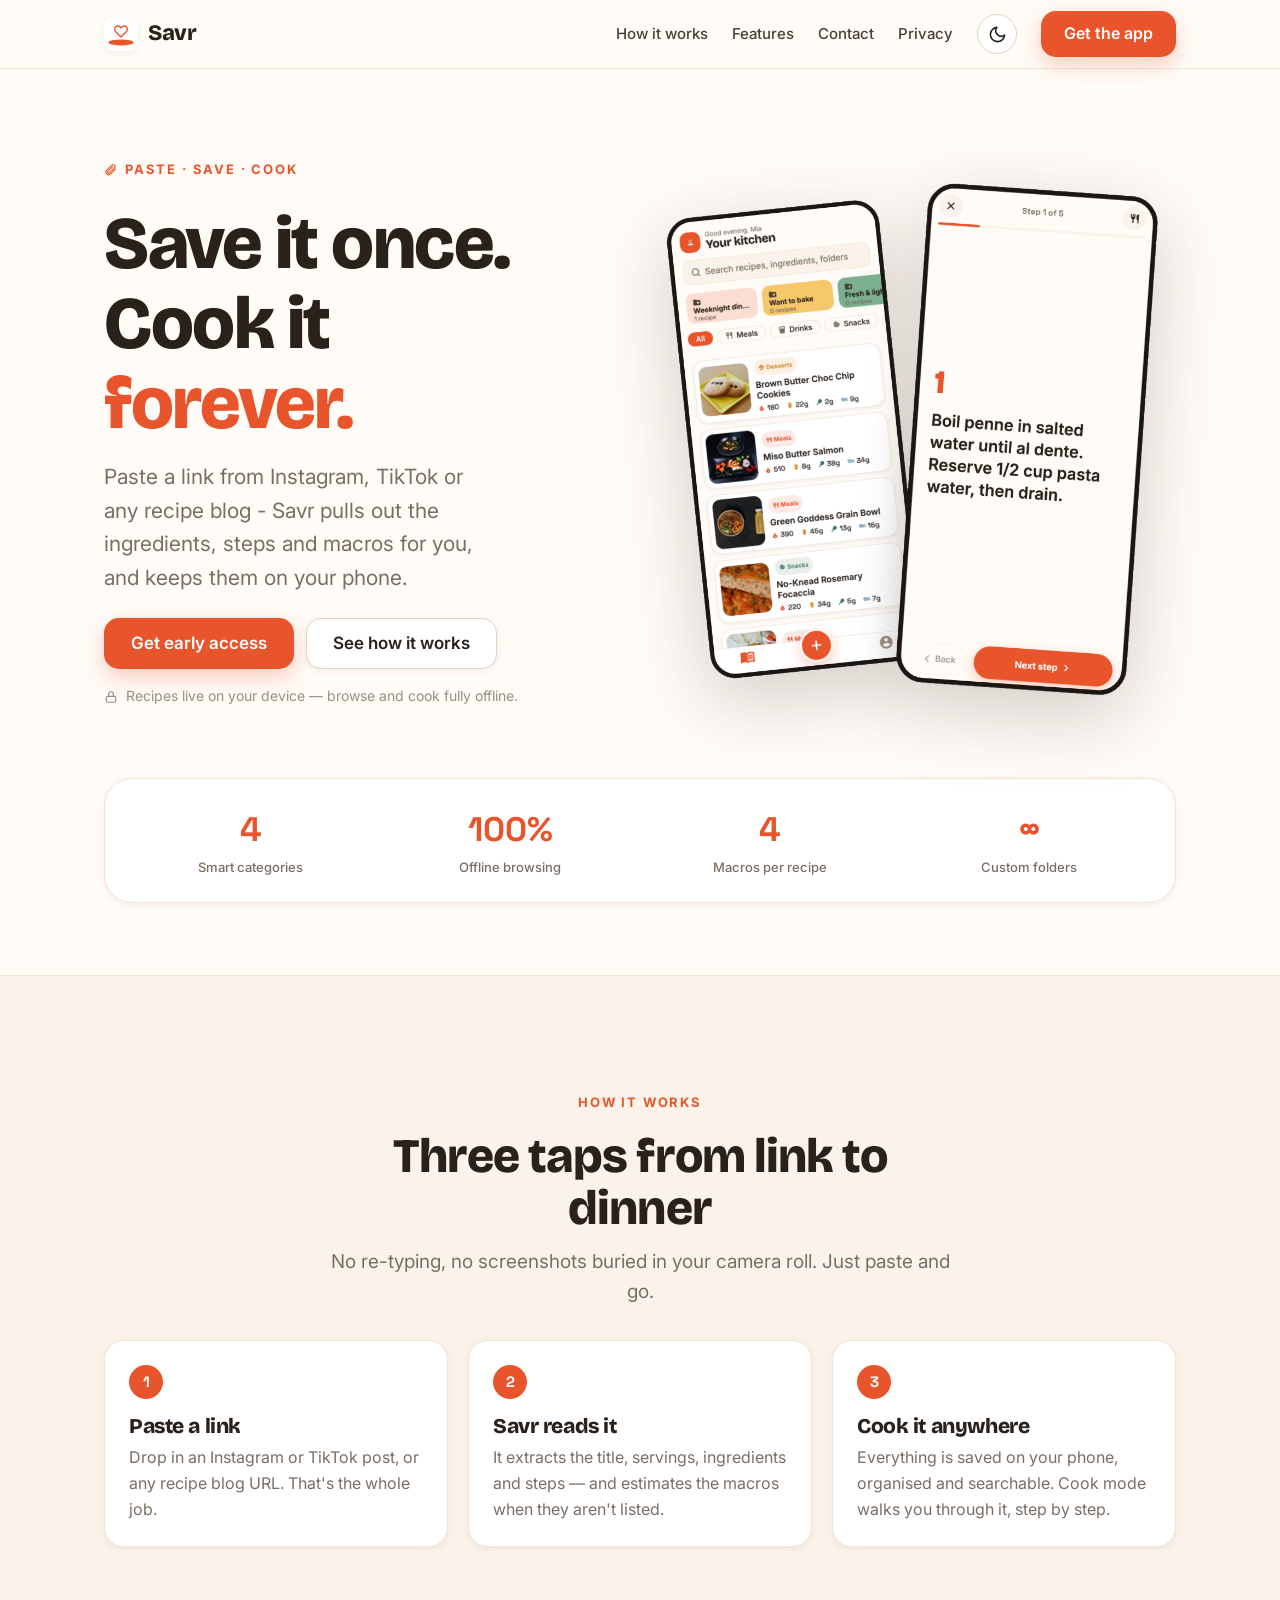
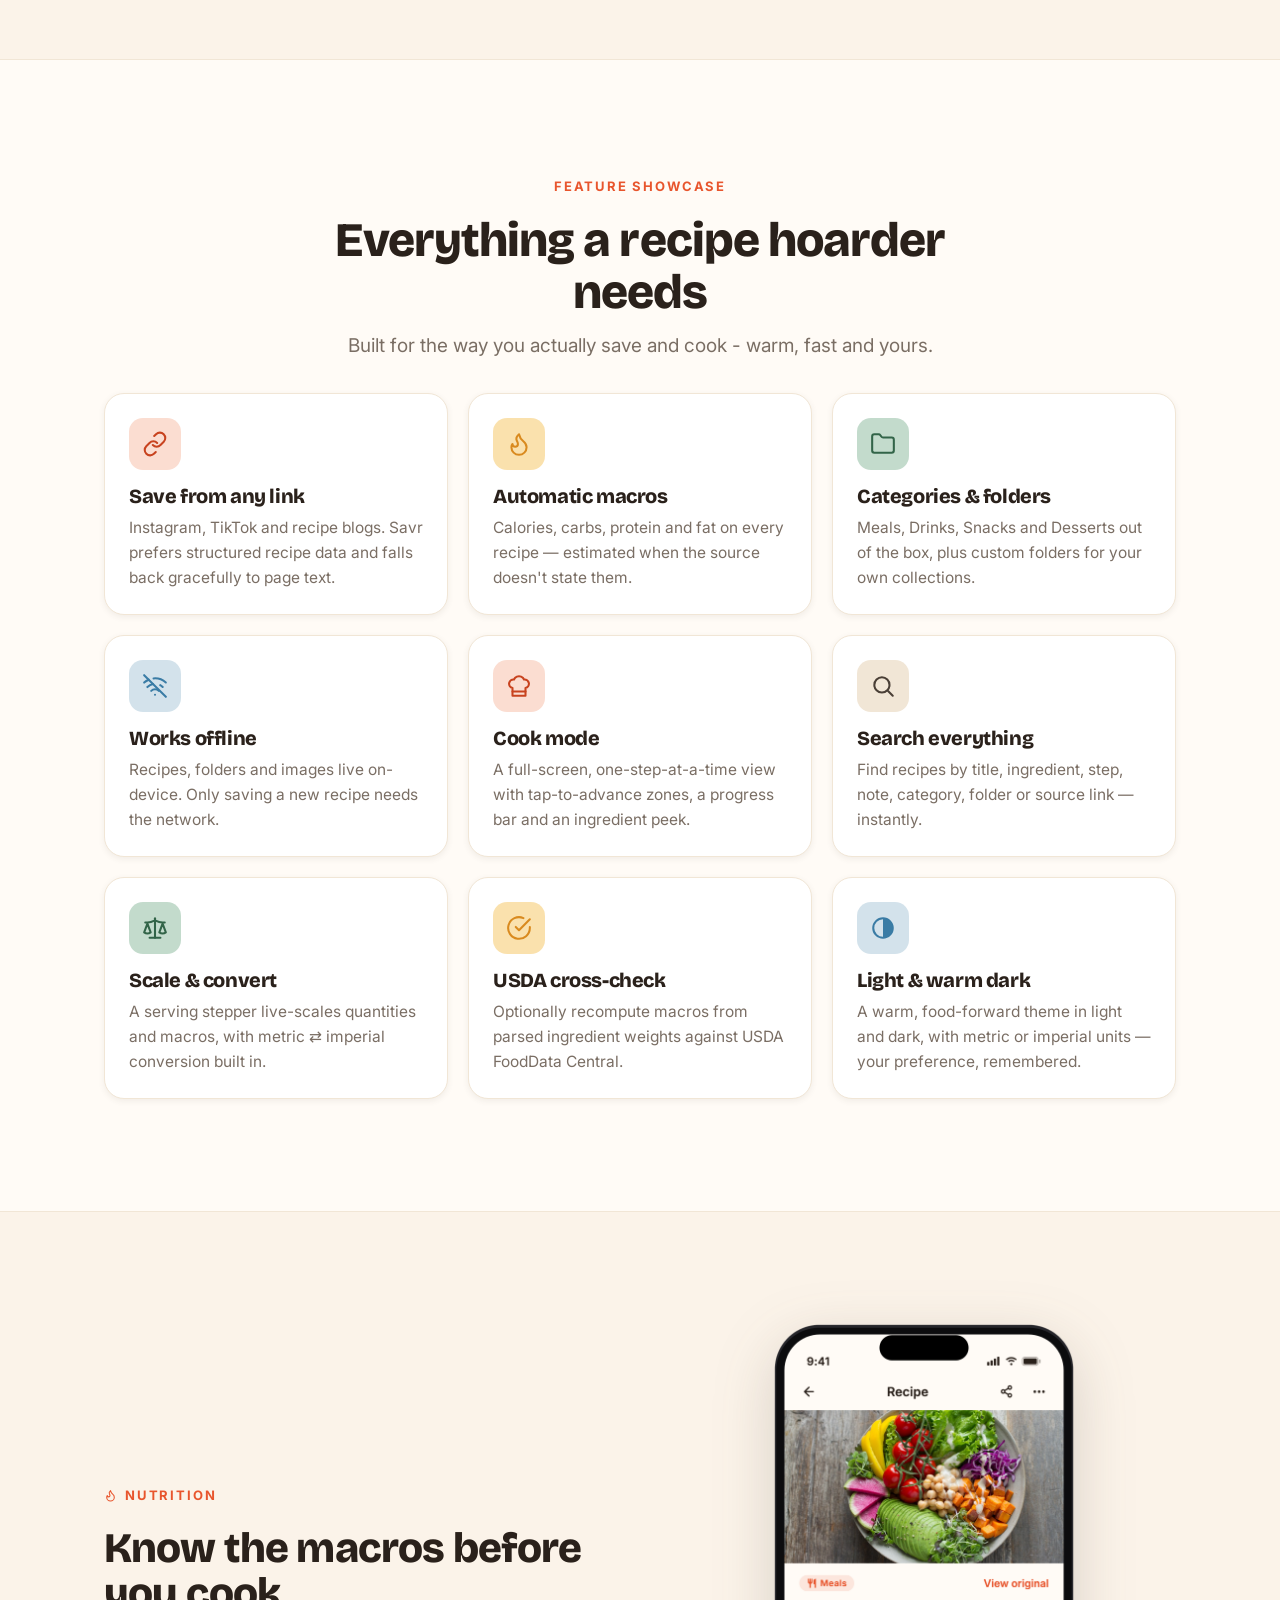
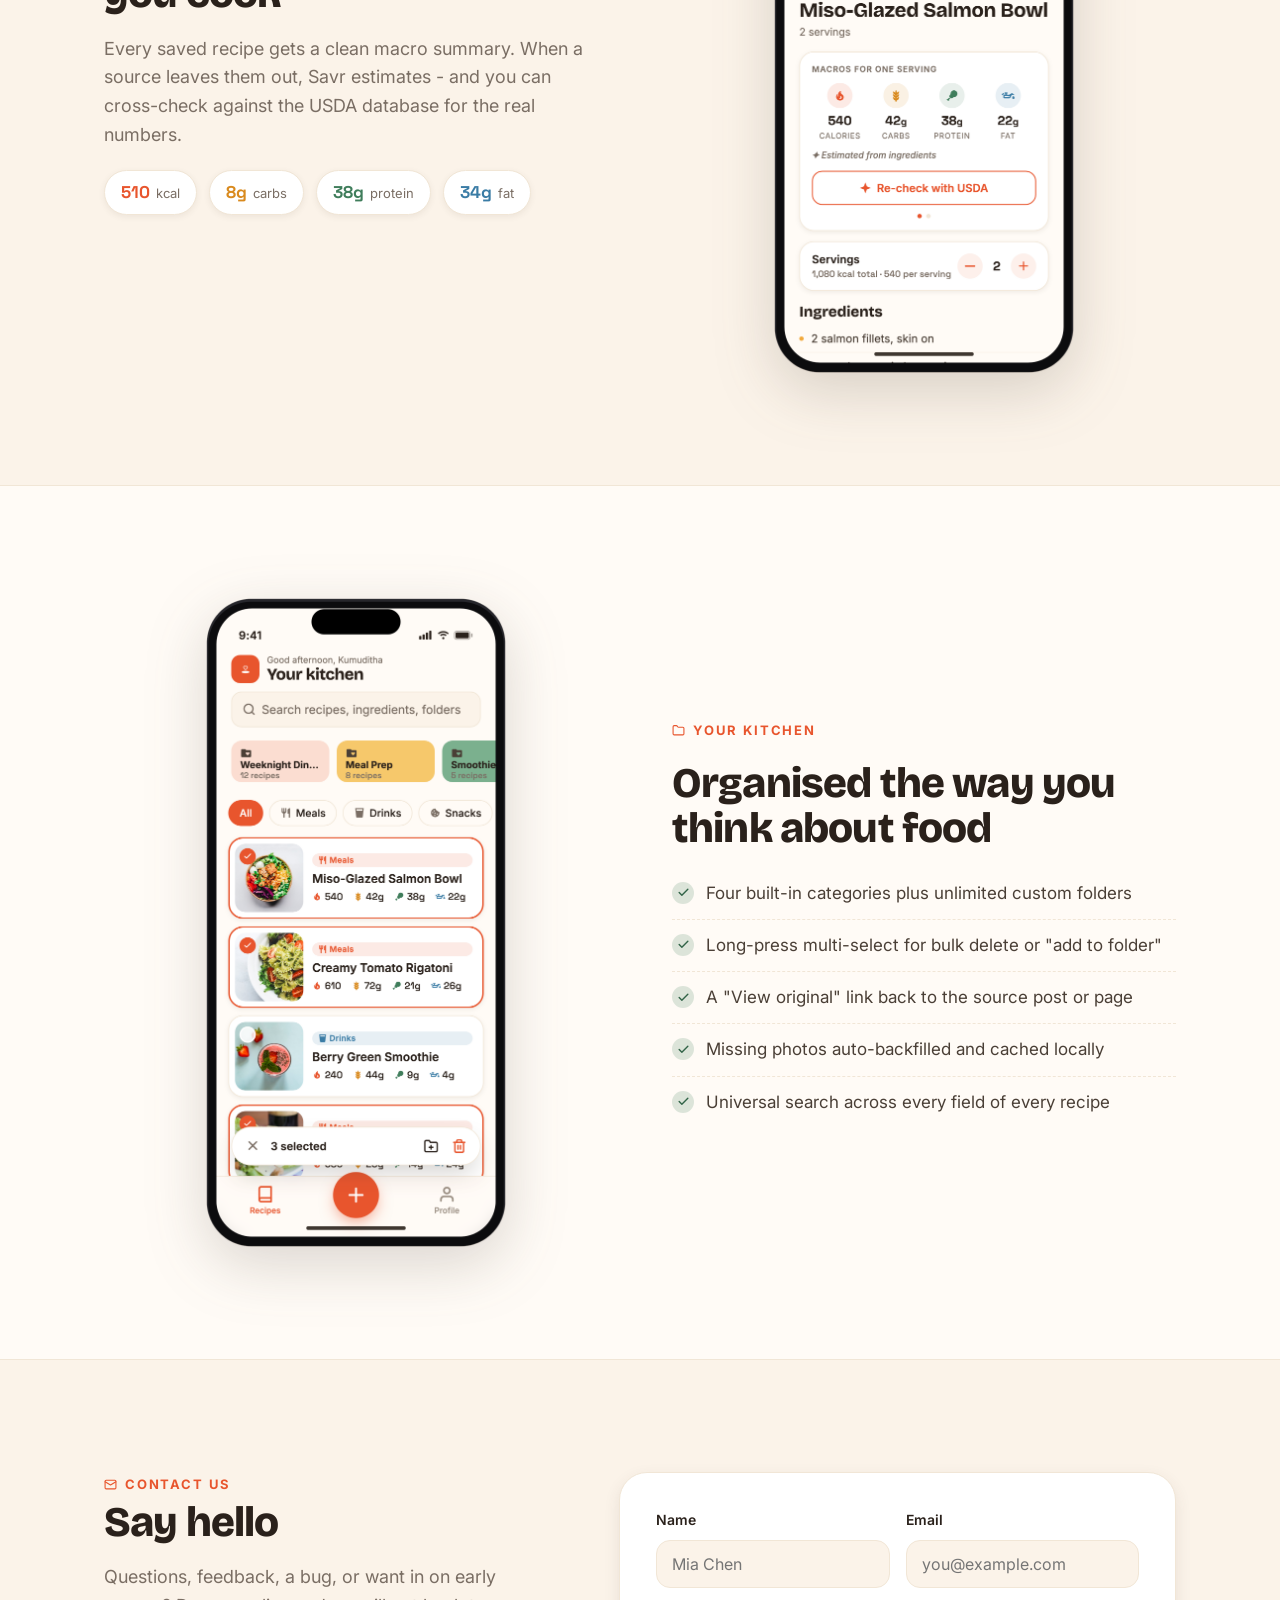
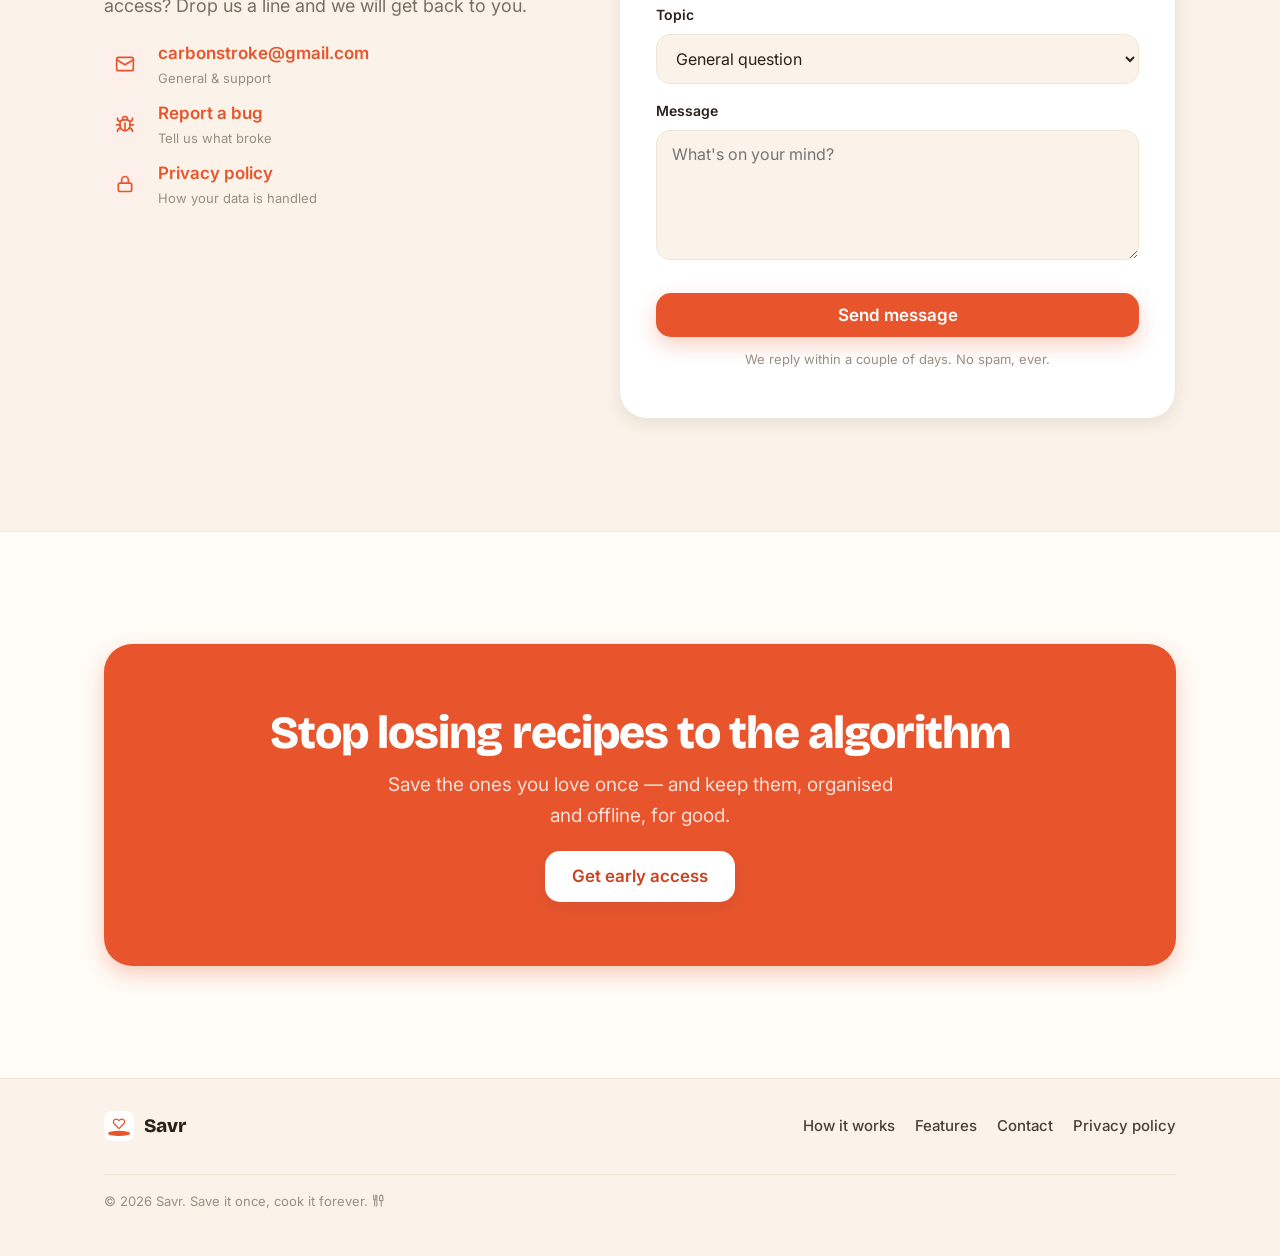
<file: index.html>
<!DOCTYPE html>
<html lang="en">
<head>
  <meta charset="UTF-8" />
  <meta name="viewport" content="width=device-width, initial-scale=1" />
  <title>Savr — Save it once. Cook it forever.</title>
  <meta name="description" content="Paste a link from Instagram, TikTok or any recipe blog — Savr pulls out the ingredients, steps and macros, and keeps every recipe on your phone for offline cooking." />
  <meta name="theme-color" content="#E8552D" />

  <!-- Open Graph -->
  <meta property="og:title" content="Savr — Save it once. Cook it forever." />
  <meta property="og:description" content="Save recipes from any link. Ingredients, steps and macros, extracted automatically and kept offline on your phone." />
  <meta property="og:type" content="website" />
  <meta property="og:image" content="assets/img/icon.png" />

  <link rel="icon" href="assets/img/favicon.png" />
  <link rel="apple-touch-icon" href="assets/img/icon.png" />

  <!-- Design-system fonts: Bricolage Grotesque (display), Inter (UI), Space Grotesk (numerals) -->
  <link rel="preconnect" href="https://fonts.googleapis.com" />
  <link rel="preconnect" href="https://fonts.gstatic.com" crossorigin />
  <link href="https://fonts.googleapis.com/css2?family=Bricolage+Grotesque:opsz,wght@12..96,600;12..96,700;12..96,800&family=Inter:wght@400;500;600;700&family=Space+Grotesk:wght@500;700&display=swap" rel="stylesheet" />

  <link rel="stylesheet" href="assets/css/styles.css" />
</head>
<body>

  <!-- Icon sprite (flaticon-style line icons). Inlined so Safari renders <use>. -->
  <svg width="0" height="0" style="position:absolute" aria-hidden="true" focusable="false">
    <symbol id="i-moon" viewBox="0 0 24 24"><path d="M21 12.79A9 9 0 1 1 11.21 3 7 7 0 0 0 21 12.79z"/></symbol>
    <symbol id="i-sun" viewBox="0 0 24 24"><circle cx="12" cy="12" r="4"/><path d="M12 2v2M12 20v2M4.9 4.9l1.4 1.4M17.7 17.7l1.4 1.4M2 12h2M20 12h2M4.9 19.1l1.4-1.4M17.7 6.3l1.4-1.4"/></symbol>
    <symbol id="i-paperclip" viewBox="0 0 24 24"><path d="M21.44 11.05l-9.19 9.19a5 5 0 0 1-7.07-7.07l9.19-9.19a3.5 3.5 0 0 1 4.95 4.95l-9.2 9.19a2 2 0 0 1-2.83-2.83l8.49-8.48"/></symbol>
    <symbol id="i-lock" viewBox="0 0 24 24"><rect x="4" y="11" width="16" height="10" rx="2"/><path d="M8 11V7a4 4 0 0 1 8 0v4"/></symbol>
    <symbol id="i-link" viewBox="0 0 24 24"><path d="M10 13a5 5 0 0 0 7.07 0l3-3a5 5 0 0 0-7.07-7.07l-1.72 1.71"/><path d="M14 11a5 5 0 0 0-7.07 0l-3 3a5 5 0 0 0 7.07 7.07l1.71-1.71"/></symbol>
    <symbol id="i-flame" viewBox="0 0 24 24"><path d="M8.5 14.5A2.5 2.5 0 0 0 11 12c0-1.38-.5-2-1-3-1.07-2.14-.22-4.05 2-6 .5 2.5 2 4.9 4 6.5 2 1.6 3 3.5 3 5.5a7 7 0 1 1-14 0c0-1.15.43-2.29 1-3a2.5 2.5 0 0 0 2.5 2.5z"/></symbol>
    <symbol id="i-folder" viewBox="0 0 24 24"><path d="M4 20h16a2 2 0 0 0 2-2V8a2 2 0 0 0-2-2h-7.93a2 2 0 0 1-1.66-.9l-.82-1.2A2 2 0 0 0 7.93 3H4a2 2 0 0 0-2 2v13c0 1.1.9 2 2 2z"/></symbol>
    <symbol id="i-offline" viewBox="0 0 24 24"><path d="M12 20h.01"/><path d="M8.5 16.5a5 5 0 0 1 7 0"/><path d="M2 8.82a15 15 0 0 1 4.17-2.65"/><path d="M10.66 5c4.01-.36 8.14.9 11.34 3.76"/><path d="M16.85 11.25a10 10 0 0 1 2.22 1.68"/><path d="M5 13a10 10 0 0 1 5.24-2.76"/><line x1="2" y1="2" x2="22" y2="22"/></symbol>
    <symbol id="i-chef" viewBox="0 0 24 24"><path d="M6 13.87A4 4 0 0 1 7.41 6a5.11 5.11 0 0 1 1.05-1.54 5 5 0 0 1 7.08 0A5.11 5.11 0 0 1 16.59 6 4 4 0 0 1 18 13.87V21H6Z"/><line x1="6" y1="17" x2="18" y2="17"/></symbol>
    <symbol id="i-search" viewBox="0 0 24 24"><circle cx="11" cy="11" r="7"/><line x1="21" y1="21" x2="16.65" y2="16.65"/></symbol>
    <symbol id="i-scale" viewBox="0 0 24 24"><path d="m16 16 3-8 3 8c-.87.65-1.92 1-3 1s-2.13-.35-3-1Z"/><path d="m2 16 3-8 3 8c-.87.65-1.92 1-3 1s-2.13-.35-3-1Z"/><path d="M7 21h10"/><path d="M12 3v18"/><path d="M3 7h2c2 0 5-1 7-2 2 1 5 2 7 2h2"/></symbol>
    <symbol id="i-check-circle" viewBox="0 0 24 24"><path d="M22 11.08V12a10 10 0 1 1-5.93-9.14"/><polyline points="22 4 12 14.01 9 11.01"/></symbol>
    <symbol id="i-contrast" viewBox="0 0 24 24"><circle cx="12" cy="12" r="9"/><path d="M12 3a9 9 0 0 1 0 18z" fill="currentColor" stroke="none"/></symbol>
    <symbol id="i-mail" viewBox="0 0 24 24"><rect x="2" y="4" width="20" height="16" rx="2"/><path d="m2 7 10 6 10-6"/></symbol>
    <symbol id="i-bug" viewBox="0 0 24 24"><path d="M9 7.13V6a3 3 0 1 1 6 0v1.13"/><path d="M12 20c-3.3 0-6-2.7-6-6v-3a4 4 0 0 1 4-4h4a4 4 0 0 1 4 4v3c0 3.3-2.7 6-6 6Z"/><path d="M12 20v-9"/><path d="M6.5 9C4.6 8.8 3 7.1 3 5"/><path d="M6 13H2"/><path d="M3 21c0-2.1 1.7-3.9 3.8-4"/><path d="M21 5c0 2.1-1.6 3.8-3.5 4"/><path d="M22 13h-4"/><path d="M17.2 17c2.1.1 3.8 1.9 3.8 4"/></symbol>
    <symbol id="i-utensils" viewBox="0 0 24 24"><path d="M3 2v7a2 2 0 0 0 2 2h0a2 2 0 0 0 2-2V2"/><path d="M5 11v11"/><path d="M9 2v20"/><path d="M17 2c-1.7 0-3 1.8-3 4v6h6V6c0-2.2-1.3-4-3-4z"/><path d="M17 12v10"/></symbol>
    <symbol id="i-check" viewBox="0 0 24 24"><polyline points="20 6 9 17 4 12"/></symbol>
  </svg>

  <!-- ===================== Header ===================== -->
  <header class="site-header">
    <div class="wrap nav">
      <a class="brand" href="#top">
        <img src="assets/img/logo-mark.svg" alt="" />
        Savr
      </a>
      <nav class="nav-links" aria-label="Primary">
        <a class="link" href="#how">How it works</a>
        <a class="link" href="#features">Features</a>
        <a class="link" href="#contact">Contact</a>
        <a class="link" href="privacy.html">Privacy</a>
        <button class="theme-toggle" type="button" aria-label="Toggle theme"><svg class="i"><use href="#i-moon"></use></svg></button>
        <a class="btn btn-primary" href="#contact">Get the app</a>
      </nav>
    </div>
  </header>

  <main id="top">

    <!-- ===================== Hero ===================== -->
    <section class="hero">
      <div class="wrap hero-grid">
        <div class="hero-copy">
          <span class="eyebrow"><svg class="i"><use href="#i-paperclip"></use></svg> Paste · Save · Cook</span>
          <h1>Save it once.<br />Cook it <span class="accent">forever.</span></h1>
          <p class="hero-sub">Paste a link from Instagram, TikTok or any recipe blog - Savr pulls out the ingredients, steps and macros for you, and keeps them on your phone.</p>
          <div class="hero-cta">
            <a class="btn btn-primary btn-lg" href="#contact">Get early access</a>
            <a class="btn btn-ghost btn-lg" href="#how">See how it works</a>
          </div>
          <p class="hero-note"><svg class="i"><use href="#i-lock"></use></svg> Recipes live on your device — browse and cook fully offline.</p>
        </div>

        <div class="phone-shell">
          <img src="assets/img/phone-duo.png" alt="Two Savr screens side by side — the saved-recipes home screen and the step-by-step Cook Mode" />
        </div>
      </div>

      <div class="wrap">
        <div class="stats reveal">
          <div class="stat"><div class="num">4</div><div class="label">Smart categories</div></div>
          <div class="stat"><div class="num">100%</div><div class="label">Offline browsing</div></div>
          <div class="stat"><div class="num">4</div><div class="label">Macros per recipe</div></div>
          <div class="stat"><div class="num">∞</div><div class="label">Custom folders</div></div>
        </div>
      </div>
    </section>

    <!-- ===================== How it works ===================== -->
    <section class="section tint" id="how">
      <div class="wrap">
        <div class="section-head center reveal">
          <span class="eyebrow">How it works</span>
          <h2>Three taps from link to dinner</h2>
          <p>No re-typing, no screenshots buried in your camera roll. Just paste and go.</p>
        </div>
        <div class="steps">
          <div class="step reveal">
            <div class="n">1</div>
            <h3>Paste a link</h3>
            <p>Drop in an Instagram or TikTok post, or any recipe blog URL. That's the whole job.</p>
          </div>
          <div class="step reveal">
            <div class="n">2</div>
            <h3>Savr reads it</h3>
            <p>It extracts the title, servings, ingredients and steps — and estimates the macros when they aren't listed.</p>
          </div>
          <div class="step reveal">
            <div class="n">3</div>
            <h3>Cook it anywhere</h3>
            <p>Everything is saved on your phone, organised and searchable. Cook mode walks you through it, step by step.</p>
          </div>
        </div>
      </div>
    </section>

    <!-- ===================== Feature showcase ===================== -->
    <section class="section" id="features">
      <div class="wrap">
        <div class="section-head center reveal">
          <span class="eyebrow">Feature showcase</span>
          <h2>Everything a recipe hoarder needs</h2>
          <p>Built for the way you actually save and cook - warm, fast and yours.</p>
        </div>

        <div class="features">
          <article class="feature reveal">
            <div class="ico paprika"><svg class="i"><use href="#i-link"></use></svg></div>
            <h3>Save from any link</h3>
            <p>Instagram, TikTok and recipe blogs. Savr prefers structured recipe data and falls back gracefully to page text.</p>
          </article>
          <article class="feature reveal">
            <div class="ico honey"><svg class="i"><use href="#i-flame"></use></svg></div>
            <h3>Automatic macros</h3>
            <p>Calories, carbs, protein and fat on every recipe — estimated when the source doesn't state them.</p>
          </article>
          <article class="feature reveal">
            <div class="ico basil"><svg class="i"><use href="#i-folder"></use></svg></div>
            <h3>Categories &amp; folders</h3>
            <p>Meals, Drinks, Snacks and Desserts out of the box, plus custom folders for your own collections.</p>
          </article>
          <article class="feature reveal">
            <div class="ico blueberry"><svg class="i"><use href="#i-offline"></use></svg></div>
            <h3>Works offline</h3>
            <p>Recipes, folders and images live on-device. Only saving a new recipe needs the network.</p>
          </article>
          <article class="feature reveal">
            <div class="ico paprika"><svg class="i"><use href="#i-chef"></use></svg></div>
            <h3>Cook mode</h3>
            <p>A full-screen, one-step-at-a-time view with tap-to-advance zones, a progress bar and an ingredient peek.</p>
          </article>
          <article class="feature reveal">
            <div class="ico sand"><svg class="i"><use href="#i-search"></use></svg></div>
            <h3>Search everything</h3>
            <p>Find recipes by title, ingredient, step, note, category, folder or source link — instantly.</p>
          </article>
          <article class="feature reveal">
            <div class="ico basil"><svg class="i"><use href="#i-scale"></use></svg></div>
            <h3>Scale &amp; convert</h3>
            <p>A serving stepper live-scales quantities and macros, with metric ⇄ imperial conversion built in.</p>
          </article>
          <article class="feature reveal">
            <div class="ico honey"><svg class="i"><use href="#i-check-circle"></use></svg></div>
            <h3>USDA cross-check</h3>
            <p>Optionally recompute macros from parsed ingredient weights against USDA FoodData Central.</p>
          </article>
          <article class="feature reveal">
            <div class="ico blueberry"><svg class="i"><use href="#i-contrast"></use></svg></div>
            <h3>Light &amp; warm dark</h3>
            <p>A warm, food-forward theme in light and dark, with metric or imperial units — your preference, remembered.</p>
          </article>
        </div>
      </div>
    </section>

    <!-- ===================== Spotlight: macros ===================== -->
    <section class="section spotlight">
      <div class="wrap spotlight-grid">
        <div class="reveal">
          <span class="eyebrow"><svg class="i"><use href="#i-flame"></use></svg> Nutrition</span>
          <h2 style="font-size:clamp(28px,4vw,42px);margin:16px 0 12px;">Know the macros before you cook</h2>
          <p style="color:var(--muted);font-size:18px;">Every saved recipe gets a clean macro summary. When a source leaves them out, Savr estimates - and you can cross-check against the USDA database for the real numbers.</p>
          <div class="macro-row">
            <span class="macro cal"><span class="v">510</span><span class="k">kcal</span></span>
            <span class="macro carb"><span class="v">8g</span><span class="k">carbs</span></span>
            <span class="macro pro"><span class="v">38g</span><span class="k">protein</span></span>
            <span class="macro fat"><span class="v">34g</span><span class="k">fat</span></span>
          </div>
        </div>
        <div class="media reveal">
          <img src="assets/img/savr-macros.png" alt="Savr recipe list showing per-recipe macros" />
        </div>
      </div>
    </section>

    <!-- ===================== Spotlight: organise ===================== -->
    <section class="section">
      <div class="wrap spotlight-grid flip">
        <div class="media reveal">
          <img src="assets/img/savr-organize.png" alt="Savr home screen with folders and category filters" />
        </div>
        <div class="reveal">
          <span class="eyebrow"><svg class="i"><use href="#i-folder"></use></svg> Your kitchen</span>
          <h2 style="font-size:clamp(28px,4vw,42px);margin:16px 0 12px;">Organised the way you think about food</h2>
          <ul class="feature-list">
            <li><span class="check"><svg class="i"><use href="#i-check"></use></svg></span> Four built-in categories plus unlimited custom folders</li>
            <li><span class="check"><svg class="i"><use href="#i-check"></use></svg></span> Long-press multi-select for bulk delete or "add to folder"</li>
            <li><span class="check"><svg class="i"><use href="#i-check"></use></svg></span> A "View original" link back to the source post or page</li>
            <li><span class="check"><svg class="i"><use href="#i-check"></use></svg></span> Missing photos auto-backfilled and cached locally</li>
            <li><span class="check"><svg class="i"><use href="#i-check"></use></svg></span> Universal search across every field of every recipe</li>
          </ul>
        </div>
      </div>
    </section>

    <!-- ===================== Contact ===================== -->
    <section class="section spotlight" id="contact">
      <div class="wrap contact-grid">
        <div class="contact-copy reveal">
          <span class="eyebrow"><svg class="i"><use href="#i-mail"></use></svg> Contact us</span>
          <h2>Say hello</h2>
          <p>Questions, feedback, a bug, or want in on early access? Drop us a line and we will get back to you.</p>
          <ul class="contact-links">
            <li>
              <span class="ci"><svg class="i"><use href="#i-mail"></use></svg></span>
              <span><a href="mailto:carbonstroke@gmail.com">carbonstroke@gmail.com</a><small>General &amp; support</small></span>
            </li>
            <li>
              <span class="ci"><svg class="i"><use href="#i-bug"></use></svg></span>
              <span><a href="mailto:carbonstroke@gmail.com?subject=Bug%20report">Report a bug</a><small>Tell us what broke</small></span>
            </li>
            <li>
              <span class="ci"><svg class="i"><use href="#i-lock"></use></svg></span>
              <span><a href="privacy.html">Privacy policy</a><small>How your data is handled</small></span>
            </li>
          </ul>
        </div>

        <!--
          Contact form.
          To make this actually deliver mail on GitHub Pages:
            1. Create a free form at https://formspree.io (or similar).
            2. Replace YOUR_FORM_ID below with your endpoint.
          Until then, the form gracefully falls back to opening the visitor's
          email app pre-filled (handled in assets/js/main.js).
        -->
        <form class="form-card reveal" id="contact-form"
              action="https://formspree.io/f/YOUR_FORM_ID" method="POST">
          <div class="field-row">
            <div class="field">
              <label for="name">Name</label>
              <input id="name" name="name" type="text" autocomplete="name" required placeholder="Mia Chen" />
            </div>
            <div class="field">
              <label for="email">Email</label>
              <input id="email" name="email" type="email" autocomplete="email" required placeholder="you@example.com" />
            </div>
          </div>
          <div class="field">
            <label for="topic">Topic</label>
            <select id="topic" name="topic">
              <option>General question</option>
              <option>Early access</option>
              <option>Bug report</option>
              <option>Feature request</option>
              <option>Privacy &amp; data</option>
            </select>
          </div>
          <div class="field">
            <label for="message">Message</label>
            <textarea id="message" name="message" required placeholder="What's on your mind?"></textarea>
          </div>
          <button class="btn btn-primary btn-lg" type="submit">Send message</button>
          <p class="form-hint">We reply within a couple of days. No spam, ever.</p>
          <div class="form-status" id="form-status" role="status" aria-live="polite"></div>
        </form>
      </div>
    </section>

    <!-- ===================== CTA band ===================== -->
    <section class="section cta-band">
      <div class="wrap">
        <div class="cta-inner reveal">
          <h2>Stop losing recipes to the algorithm</h2>
          <p>Save the ones you love once — and keep them, organised and offline, for good.</p>
          <a class="btn btn-primary btn-lg" href="#contact">Get early access</a>
        </div>
      </div>
    </section>

  </main>

  <!-- ===================== Footer ===================== -->
  <footer class="site-footer">
    <div class="wrap footer-grid">
      <a class="footer-brand" href="#top">
        <img src="assets/img/logo-mark.svg" alt="" />
        <span>Savr</span>
      </a>
      <nav class="footer-links" aria-label="Footer">
        <a href="#how">How it works</a>
        <a href="#features">Features</a>
        <a href="#contact">Contact</a>
        <a href="privacy.html">Privacy policy</a>
      </nav>
      <p class="footer-legal">© <span id="year">2026</span> Savr. Save it once, cook it forever. <svg class="i"><use href="#i-utensils"></use></svg></p>
    </div>
  </footer>

  <script src="assets/js/main.js"></script>
</body>
</html>
</file>
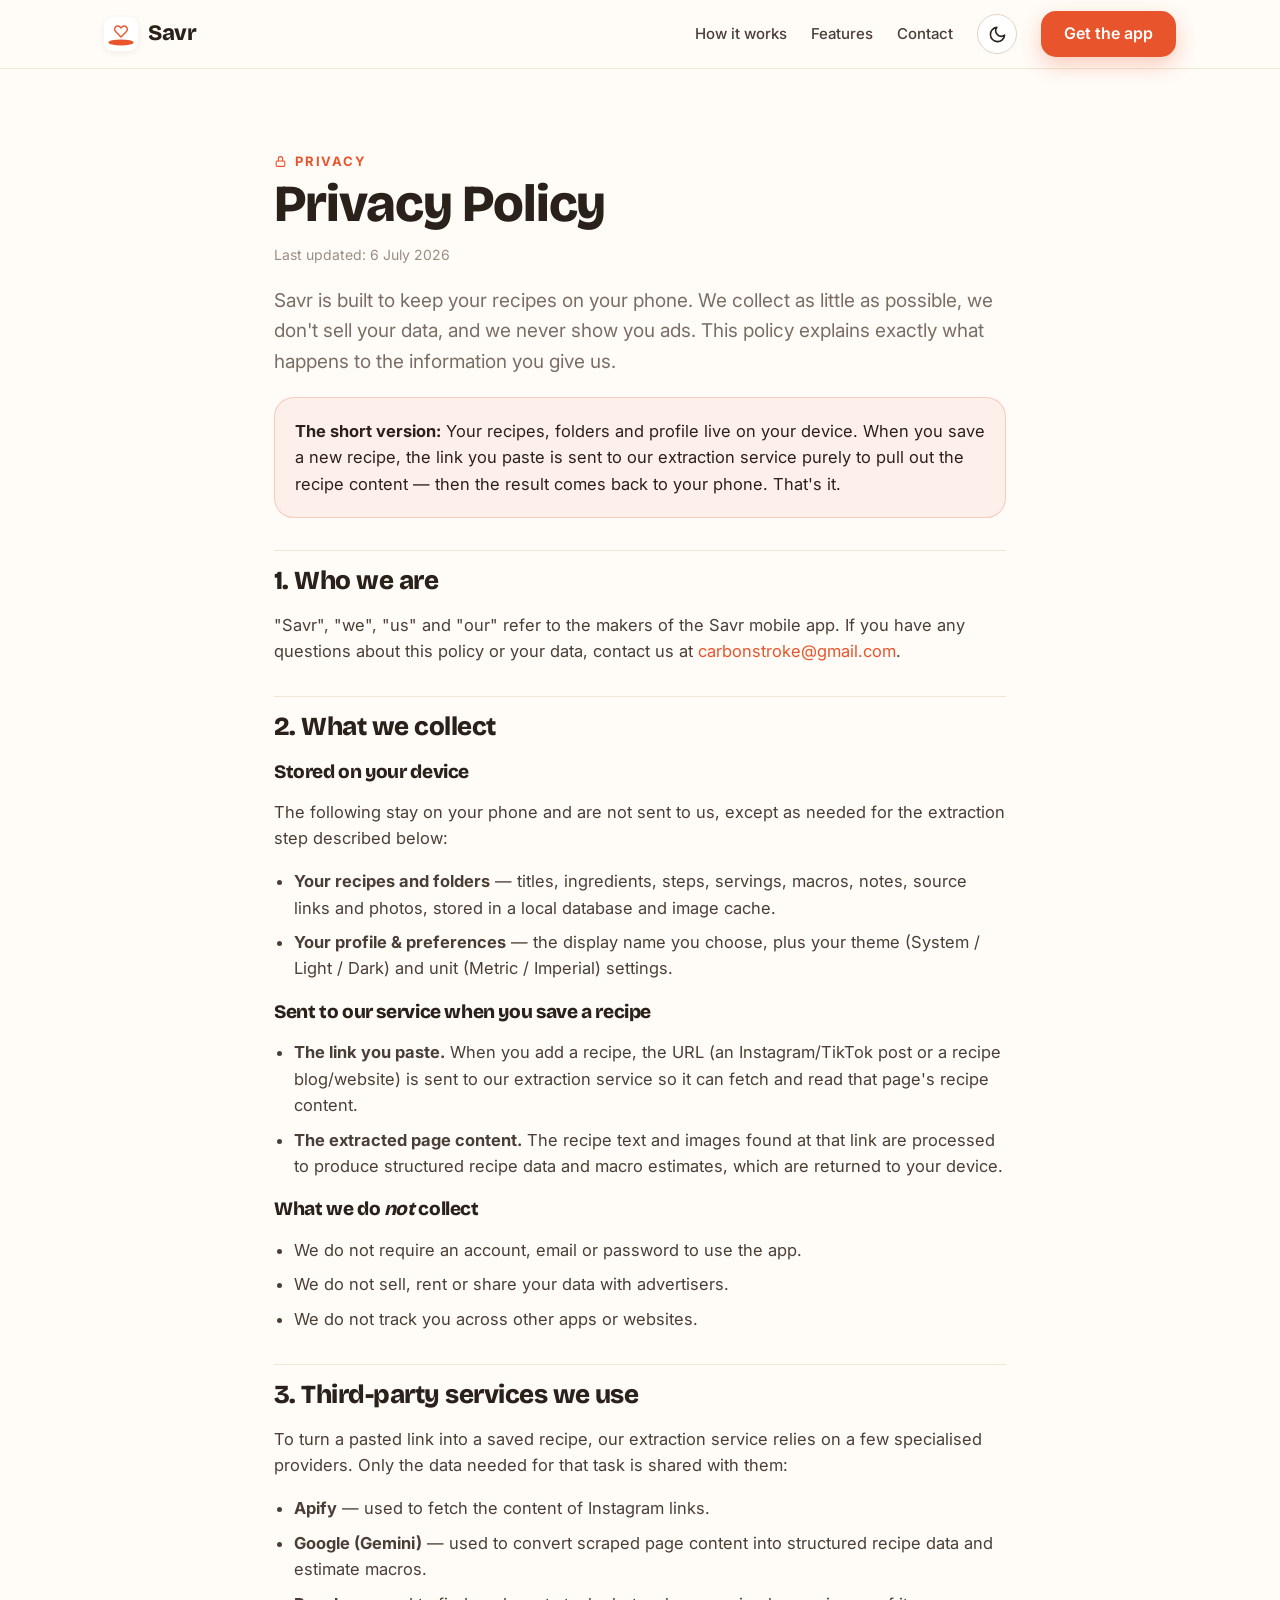
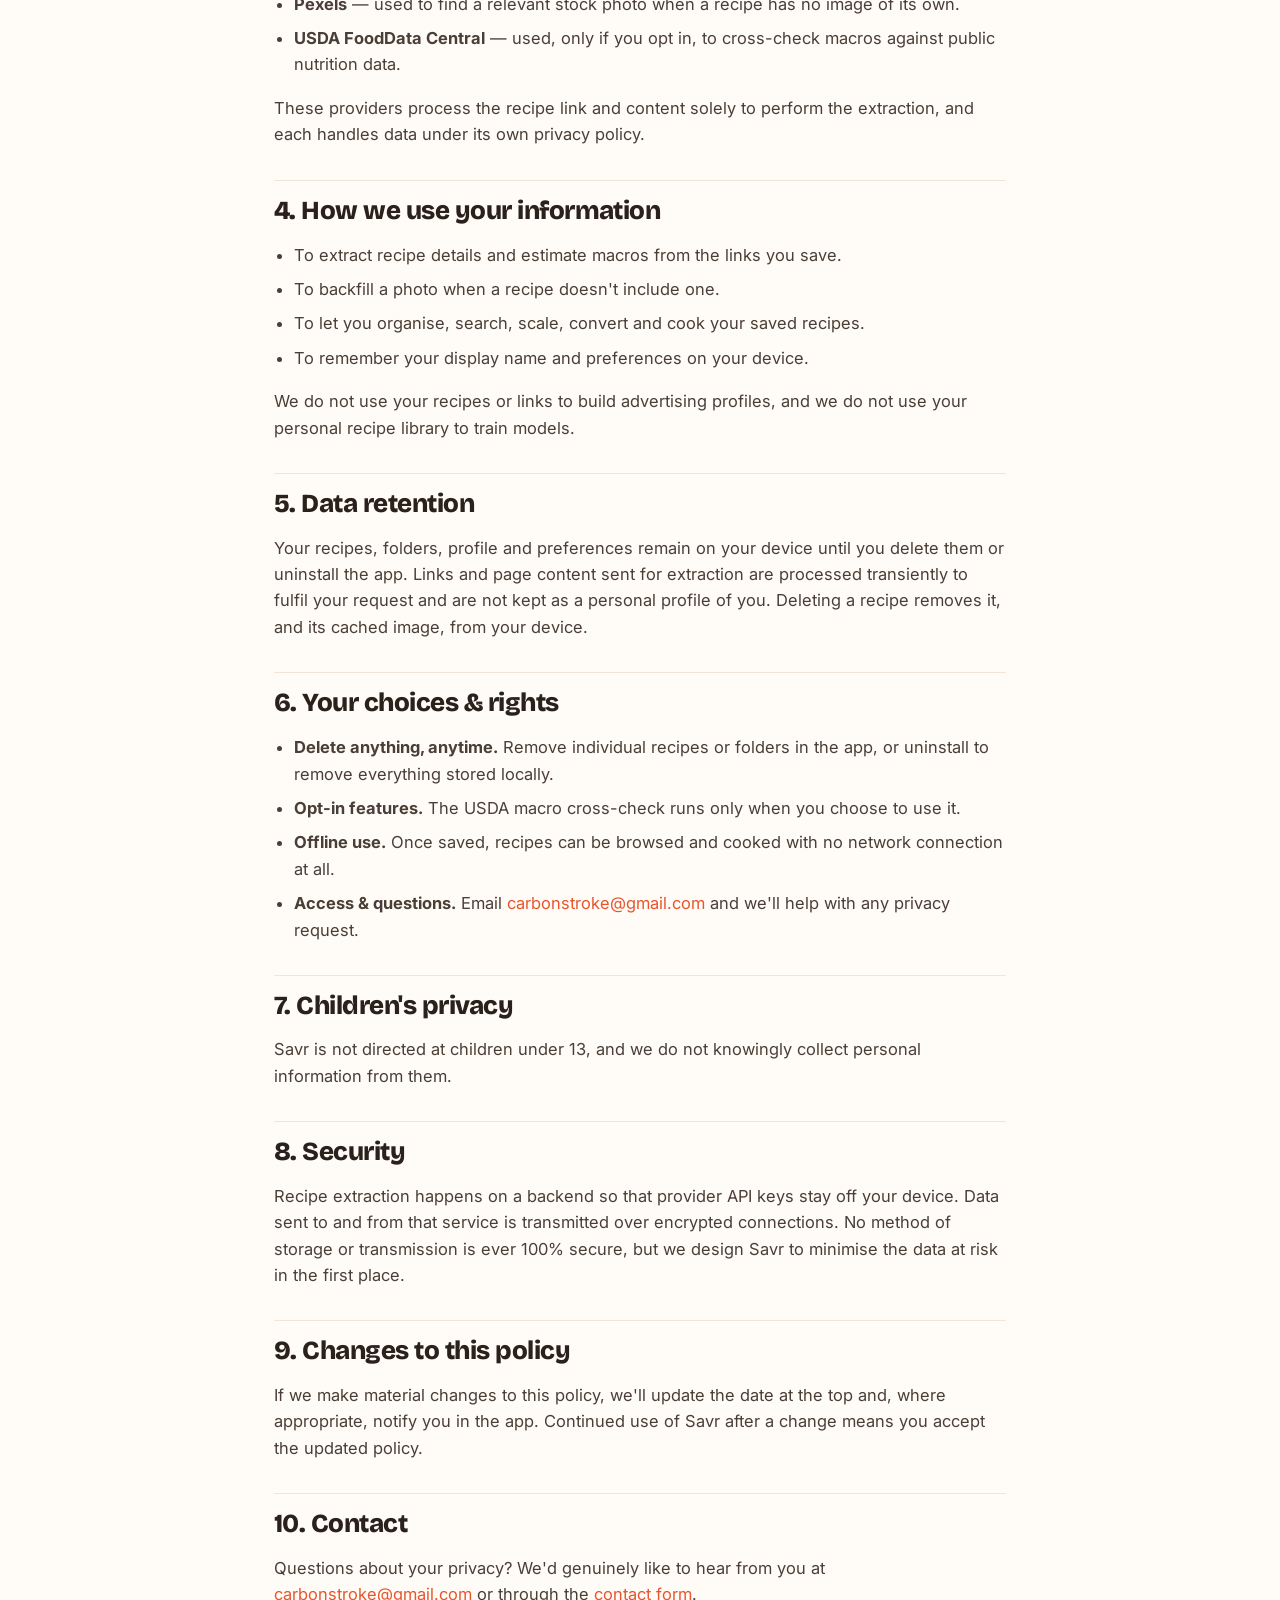
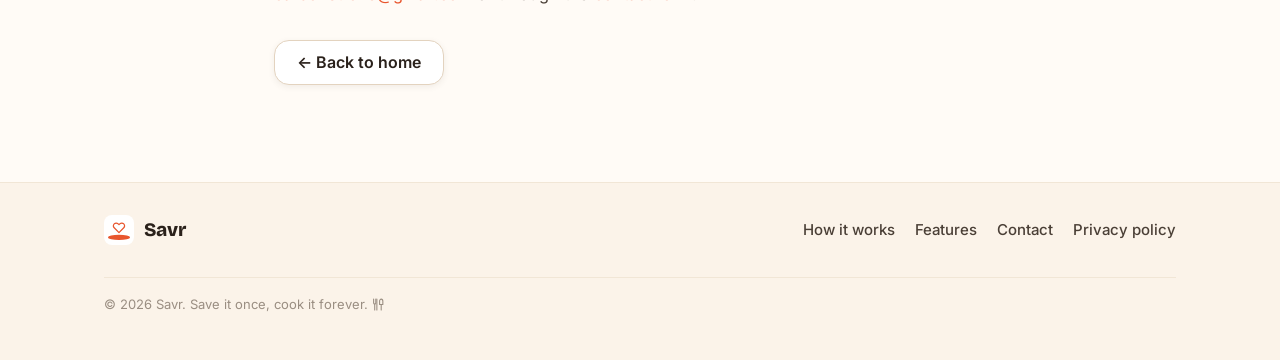
<file: privacy.html>
<!DOCTYPE html>
<html lang="en">
<head>
  <meta charset="UTF-8" />
  <meta name="viewport" content="width=device-width, initial-scale=1" />
  <title>Privacy Policy — Savr</title>
  <meta name="description" content="How Savr handles your data: recipes stored on your device, links processed only to extract recipe content." />
  <meta name="theme-color" content="#E8552D" />
  <link rel="icon" href="assets/img/favicon.png" />
  <link rel="apple-touch-icon" href="assets/img/icon.png" />
  <link rel="preconnect" href="https://fonts.googleapis.com" />
  <link rel="preconnect" href="https://fonts.gstatic.com" crossorigin />
  <link href="https://fonts.googleapis.com/css2?family=Bricolage+Grotesque:opsz,wght@12..96,600;12..96,700;12..96,800&family=Inter:wght@400;500;600;700&family=Space+Grotesk:wght@500;700&display=swap" rel="stylesheet" />
  <link rel="stylesheet" href="assets/css/styles.css" />
</head>
<body>

  <!-- Icon sprite (flaticon-style line icons). Inlined so Safari renders <use>. -->
  <svg width="0" height="0" style="position:absolute" aria-hidden="true" focusable="false">
    <symbol id="i-moon" viewBox="0 0 24 24"><path d="M21 12.79A9 9 0 1 1 11.21 3 7 7 0 0 0 21 12.79z"/></symbol>
    <symbol id="i-sun" viewBox="0 0 24 24"><circle cx="12" cy="12" r="4"/><path d="M12 2v2M12 20v2M4.9 4.9l1.4 1.4M17.7 17.7l1.4 1.4M2 12h2M20 12h2M4.9 19.1l1.4-1.4M17.7 6.3l1.4-1.4"/></symbol>
    <symbol id="i-lock" viewBox="0 0 24 24"><rect x="4" y="11" width="16" height="10" rx="2"/><path d="M8 11V7a4 4 0 0 1 8 0v4"/></symbol>
    <symbol id="i-utensils" viewBox="0 0 24 24"><path d="M3 2v7a2 2 0 0 0 2 2h0a2 2 0 0 0 2-2V2"/><path d="M5 11v11"/><path d="M9 2v20"/><path d="M17 2c-1.7 0-3 1.8-3 4v6h6V6c0-2.2-1.3-4-3-4z"/><path d="M17 12v10"/></symbol>
  </svg>

  <header class="site-header">
    <div class="wrap nav">
      <a class="brand" href="index.html#top">
        <img src="assets/img/logo-mark.svg" alt="" />
        Savr
      </a>
      <nav class="nav-links" aria-label="Primary">
        <a class="link" href="index.html#how">How it works</a>
        <a class="link" href="index.html#features">Features</a>
        <a class="link" href="index.html#contact">Contact</a>
        <button class="theme-toggle" type="button" aria-label="Toggle theme"><svg class="i"><use href="#i-moon"></use></svg></button>
        <a class="btn btn-primary" href="index.html#contact">Get the app</a>
      </nav>
    </div>
  </header>

  <main>
    <article class="wrap doc">
      <span class="eyebrow"><svg class="i"><use href="#i-lock"></use></svg> Privacy</span>
      <h1>Privacy Policy</h1>
      <p class="updated">Last updated: 6 July 2026</p>

      <p class="lead">Savr is built to keep your recipes on your phone. We collect as little as possible, we don't sell your data, and we never show you ads. This policy explains exactly what happens to the information you give us.</p>

      <div class="callout">
        <p><strong>The short version:</strong> Your recipes, folders and profile live on your device. When you save a new recipe, the link you paste is sent to our extraction service purely to pull out the recipe content — then the result comes back to your phone. That's it.</p>
      </div>

      <h2>1. Who we are</h2>
      <p>"Savr", "we", "us" and "our" refer to the makers of the Savr mobile app. If you have any questions about this policy or your data, contact us at <a href="mailto:carbonstroke@gmail.com">carbonstroke@gmail.com</a>.</p>

      <h2>2. What we collect</h2>

      <h3>Stored on your device</h3>
      <p>The following stay on your phone and are not sent to us, except as needed for the extraction step described below:</p>
      <ul>
        <li><strong>Your recipes and folders</strong> — titles, ingredients, steps, servings, macros, notes, source links and photos, stored in a local database and image cache.</li>
        <li><strong>Your profile &amp; preferences</strong> — the display name you choose, plus your theme (System / Light / Dark) and unit (Metric / Imperial) settings.</li>
      </ul>

      <h3>Sent to our service when you save a recipe</h3>
      <ul>
        <li><strong>The link you paste.</strong> When you add a recipe, the URL (an Instagram/TikTok post or a recipe blog/website) is sent to our extraction service so it can fetch and read that page's recipe content.</li>
        <li><strong>The extracted page content.</strong> The recipe text and images found at that link are processed to produce structured recipe data and macro estimates, which are returned to your device.</li>
      </ul>

      <h3>What we do <em>not</em> collect</h3>
      <ul>
        <li>We do not require an account, email or password to use the app.</li>
        <li>We do not sell, rent or share your data with advertisers.</li>
        <li>We do not track you across other apps or websites.</li>
      </ul>

      <h2>3. Third-party services we use</h2>
      <p>To turn a pasted link into a saved recipe, our extraction service relies on a few specialised providers. Only the data needed for that task is shared with them:</p>
      <ul>
        <li><strong>Apify</strong> — used to fetch the content of Instagram links.</li>
        <li><strong>Google (Gemini)</strong> — used to convert scraped page content into structured recipe data and estimate macros.</li>
        <li><strong>Pexels</strong> — used to find a relevant stock photo when a recipe has no image of its own.</li>
        <li><strong>USDA FoodData Central</strong> — used, only if you opt in, to cross-check macros against public nutrition data.</li>
      </ul>
      <p>These providers process the recipe link and content solely to perform the extraction, and each handles data under its own privacy policy.</p>

      <h2>4. How we use your information</h2>
      <ul>
        <li>To extract recipe details and estimate macros from the links you save.</li>
        <li>To backfill a photo when a recipe doesn't include one.</li>
        <li>To let you organise, search, scale, convert and cook your saved recipes.</li>
        <li>To remember your display name and preferences on your device.</li>
      </ul>
      <p>We do not use your recipes or links to build advertising profiles, and we do not use your personal recipe library to train models.</p>

      <h2>5. Data retention</h2>
      <p>Your recipes, folders, profile and preferences remain on your device until you delete them or uninstall the app. Links and page content sent for extraction are processed transiently to fulfil your request and are not kept as a personal profile of you. Deleting a recipe removes it, and its cached image, from your device.</p>

      <h2>6. Your choices &amp; rights</h2>
      <ul>
        <li><strong>Delete anything, anytime.</strong> Remove individual recipes or folders in the app, or uninstall to remove everything stored locally.</li>
        <li><strong>Opt-in features.</strong> The USDA macro cross-check runs only when you choose to use it.</li>
        <li><strong>Offline use.</strong> Once saved, recipes can be browsed and cooked with no network connection at all.</li>
        <li><strong>Access &amp; questions.</strong> Email <a href="mailto:carbonstroke@gmail.com">carbonstroke@gmail.com</a> and we'll help with any privacy request.</li>
      </ul>

      <h2>7. Children's privacy</h2>
      <p>Savr is not directed at children under 13, and we do not knowingly collect personal information from them.</p>

      <h2>8. Security</h2>
      <p>Recipe extraction happens on a backend so that provider API keys stay off your device. Data sent to and from that service is transmitted over encrypted connections. No method of storage or transmission is ever 100% secure, but we design Savr to minimise the data at risk in the first place.</p>

      <h2>9. Changes to this policy</h2>
      <p>If we make material changes to this policy, we'll update the date at the top and, where appropriate, notify you in the app. Continued use of Savr after a change means you accept the updated policy.</p>

      <h2>10. Contact</h2>
      <p>Questions about your privacy? We'd genuinely like to hear from you at <a href="mailto:carbonstroke@gmail.com">carbonstroke@gmail.com</a> or through the <a href="index.html#contact">contact form</a>.</p>

      <p style="margin-top:32px;"><a class="btn btn-ghost" href="index.html#top">← Back to home</a></p>
    </article>
  </main>

  <footer class="site-footer">
    <div class="wrap footer-grid">
      <a class="footer-brand" href="index.html#top">
        <img src="assets/img/logo-mark.svg" alt="" />
        <span>Savr</span>
      </a>
      <nav class="footer-links" aria-label="Footer">
        <a href="index.html#how">How it works</a>
        <a href="index.html#features">Features</a>
        <a href="index.html#contact">Contact</a>
        <a href="privacy.html">Privacy policy</a>
      </nav>
      <p class="footer-legal">© <span id="year">2026</span> Savr. Save it once, cook it forever. <svg class="i"><use href="#i-utensils"></use></svg></p>
    </div>
  </footer>

  <script src="assets/js/main.js"></script>
</body>
</html>
</file>
<file: assets/css/styles.css>
/* =========================================================================
   Savr — marketing site
   Design tokens mirror the app's Savr Design System (constants/theme.ts):
   Paprika hero, basil + honey support, warm "sand" neutrals, warm "ink" text.
   ========================================================================= */

:root {
  /* ---- Raw palette ---- */
  --paprika-50:  #FDF0EB;
  --paprika-100: #FBDDD1;
  --paprika-200: #F6B49E;
  --paprika-300: #F08B6B;
  --paprika-400: #EC6B44;
  --paprika-500: #E8552D; /* brand core */
  --paprika-600: #C8431F;
  --paprika-700: #A03418;

  --basil-300: #7BB08E;
  --basil-500: #3F7D5B;
  --basil-600: #326448;

  --honey-300: #F6C86B;
  --honey-500: #F2A93B;
  --honey-600: #D98A1E;

  --sand-50:  #FFFBF6; /* app background */
  --sand-100: #FBF3E9;
  --sand-200: #F1E6D6;
  --sand-300: #E3D3BF;
  --sand-400: #C9B7A0;

  --ink-900: #2A211B;
  --ink-700: #4A3F36;
  --ink-500: #7A6E64;
  --ink-400: #9A8E82;

  --blueberry: #3A7CA5; /* drinks / fat accent from CategoryColors */

  /* ---- Semantic (light) ---- */
  --text: var(--ink-900);
  --text-body: var(--ink-700);
  --muted: var(--ink-500);
  --faint: var(--ink-400);

  --bg: var(--sand-50);
  --surface-sunken: var(--sand-100);
  --card: #FFFFFF;

  --border: var(--sand-200);
  --border-strong: var(--sand-300);

  --brand: var(--paprika-500);
  --brand-hover: var(--paprika-600);
  --brand-subtle: var(--paprika-50);
  --on-brand: #FFFFFF;

  --accent: var(--honey-500);
  --fresh: var(--basil-500);

  /* ---- Radii ---- */
  --r-xs: 6px;
  --r-sm: 10px;
  --r-md: 14px;
  --r-lg: 20px;
  --r-xl: 28px;
  --r-pill: 999px;

  /* ---- Spacing (4px base) ---- */
  --s-xs: 4px;
  --s-sm: 8px;
  --s-md: 12px;
  --s-lg: 16px;
  --s-xl: 20px;
  --s-2xl: 24px;
  --s-3xl: 32px;

  /* ---- Warm-tinted elevation (never pure black) ---- */
  --shadow-sm: 0 2px 6px rgba(74, 63, 54, 0.08);
  --shadow-md: 0 6px 16px rgba(74, 63, 54, 0.10);
  --shadow-lg: 0 14px 32px rgba(74, 63, 54, 0.14);
  --shadow-brand: 0 8px 20px rgba(232, 85, 45, 0.28);

  /* ---- Type ---- */
  --font-display: 'Bricolage Grotesque', system-ui, sans-serif;
  --font-sans: 'Inter', system-ui, sans-serif;
  --font-numeric: 'Space Grotesk', 'Inter', monospace;

  --maxw: 1120px;
}

/* Light is the default theme. Warm dark applies only when the user opts in
   via the theme toggle (data-theme='dark'), mirroring the app's dark palette. */
:root[data-theme='dark'] {
  --text: #FCF6EF;
  --text-body: #EADFD3;
  --muted: #B3A597;
  --faint: #8A7D71;
  --bg: #1B1511;
  --surface-sunken: #241C17;
  --card: #2A211B;
  --border: #3A2F27;
  --border-strong: #4A3F36;
  --brand: var(--paprika-400);
  --brand-hover: var(--paprika-300);
  --brand-subtle: #3A241B;
  --accent: var(--honey-300);
  --fresh: var(--basil-300);
}

/* ========================================================================= */

*,
*::before,
*::after { box-sizing: border-box; }

html { scroll-behavior: smooth; -webkit-text-size-adjust: 100%; }

body {
  margin: 0;
  font-family: var(--font-sans);
  color: var(--text-body);
  background: var(--bg);
  line-height: 1.6;
  font-size: 17px;
  -webkit-font-smoothing: antialiased;
  text-rendering: optimizeLegibility;
}

img { max-width: 100%; display: block; }

a { color: var(--brand); text-decoration: none; }
a:hover { color: var(--brand-hover); }

h1, h2, h3, h4 {
  font-family: var(--font-display);
  color: var(--text);
  line-height: 1.08;
  letter-spacing: -0.02em;
  margin: 0;
  font-weight: 800;
}

.wrap {
  width: 100%;
  max-width: var(--maxw);
  margin-inline: auto;
  padding-inline: var(--s-2xl);
}

.eyebrow {
  display: inline-flex;
  align-items: center;
  gap: var(--s-sm);
  font-family: var(--font-sans);
  font-weight: 700;
  font-size: 13px;
  letter-spacing: 0.14em;
  text-transform: uppercase;
  color: var(--brand);
}

.section { padding-block: clamp(56px, 9vw, 112px); }
.section-head { max-width: 640px; margin-bottom: var(--s-3xl); }
.section-head.center { margin-inline: auto; text-align: center; }
.section-head h2 { font-size: clamp(30px, 4.6vw, 48px); margin-block: var(--s-lg) var(--s-md); }
.section-head p { font-size: 19px; color: var(--muted); margin: 0; }

/* Sections are separated by alternating shades of the warm background
   (no gradients). `.tint` sits one step deeper than the base page. */
.tint { background: var(--surface-sunken); border-block: 1px solid var(--border); }

/* ---- Inline icons (flaticon-style line icons via an SVG sprite) ---- */
.i {
  width: 1em; height: 1em;
  display: inline-block;
  vertical-align: -0.14em;
  fill: none;
  stroke: currentColor;
  stroke-width: 2;
  stroke-linecap: round;
  stroke-linejoin: round;
  flex: none;
}

/* ---- Buttons ---- */
.btn {
  display: inline-flex;
  align-items: center;
  justify-content: center;
  gap: var(--s-sm);
  font-family: var(--font-sans);
  font-weight: 600;
  font-size: 16px;
  padding: 9px 22px;
  border-radius: 15px;
  border: 1.5px solid transparent;
  cursor: pointer;
  transition: transform 0.15s ease, background 0.15s ease, box-shadow 0.15s ease;
  white-space: nowrap;
}
.btn:active { transform: translateY(1px) scale(0.99); }
.btn-primary {
  background: var(--brand);
  color: var(--on-brand);
  box-shadow: var(--shadow-brand);
}
.btn-primary:hover { background: var(--brand-hover); color: var(--on-brand); }
.btn-ghost {
  background: var(--card);
  color: var(--text);
  border-color: var(--border-strong);
  box-shadow: var(--shadow-sm);
}
.btn-ghost:hover { color: var(--text); border-color: var(--brand); }
.btn-lg { padding: 11px 26px; font-size: 17px; }

/* ========================================================================= */
/* Header                                                                    */
/* ========================================================================= */

.site-header {
  position: sticky;
  top: 0;
  z-index: 50;
  background: color-mix(in srgb, var(--bg) 85%, transparent);
  backdrop-filter: saturate(160%) blur(14px);
  border-bottom: 1px solid var(--border);
}
.nav {
  display: flex;
  align-items: center;
  justify-content: space-between;
  height: 68px;
}
.brand {
  display: inline-flex;
  align-items: center;
  gap: 10px;
  font-family: var(--font-display);
  font-weight: 800;
  font-size: 22px;
  color: var(--text);
  letter-spacing: -0.02em;
}
.brand:hover { color: var(--text); }
.brand img { width: 34px; height: 34px; border-radius: 9px; box-shadow: var(--shadow-sm); }
.nav-links { display: flex; align-items: center; gap: var(--s-2xl); }
.nav-links a.link {
  color: var(--text-body);
  font-weight: 500;
  font-size: 15px;
}
.nav-links a.link:hover { color: var(--brand); }
.theme-toggle {
  background: var(--card);
  border: 1.5px solid var(--border-strong);
  border-radius: var(--r-pill);
  width: 40px; height: 40px;
  cursor: pointer;
  display: grid; place-items: center;
  color: var(--text);
  transition: border-color 0.15s ease;
}
.theme-toggle .i { width: 19px; height: 19px; }
.theme-toggle:hover { border-color: var(--brand); }
.nav-toggle { display: none; }

@media (max-width: 860px) {
  .nav-links .link { display: none; }
}

/* ========================================================================= */
/* Hero                                                                      */
/* ========================================================================= */

.hero {
  position: relative;
  overflow: hidden;
  padding-block: clamp(48px, 7vw, 88px) clamp(40px, 6vw, 72px);
}
.hero-grid {
  position: relative;
  display: grid;
  grid-template-columns: 1fr 1.1fr;
  gap: clamp(24px, 5vw, 64px);
  align-items: center;
}
.hero h1 {
  font-size: clamp(40px, 7vw, 74px);
  margin-block: var(--s-xl) var(--s-lg);
}
.hero h1 .accent { color: var(--brand); }
.hero-sub {
  font-size: clamp(18px, 2.3vw, 21px);
  color: var(--muted);
  max-width: 30ch;
  margin: 0 0 var(--s-2xl);
}
.hero-cta { display: flex; flex-wrap: wrap; gap: var(--s-md); }
.hero-note {
  margin-top: var(--s-lg);
  font-size: 14px;
  color: var(--faint);
  display: flex; align-items: center; gap: 8px;
}

/* Phone — device PNGs (frames baked in, transparent background) */
.phone-shell {
  justify-self: center;
  position: relative;
  width: min(540px, 96%);
}
.phone-shell img {
  width: 100%;
  filter: drop-shadow(0 22px 38px rgba(74, 63, 54, 0.24));
}

.badge-row {
  display: flex; flex-wrap: wrap; gap: var(--s-md);
  margin-top: var(--s-xl);
}

@media (max-width: 820px) {
  .hero-grid { grid-template-columns: 1fr; text-align: center; }
  .hero-sub { margin-inline: auto; }
  .hero-cta { justify-content: center; }
  .hero-note { justify-content: center; }
  .phone-shell { grid-row: 1; margin-bottom: var(--s-lg); }
}

/* ---- Logo strip / stats ---- */
.stats {
  display: grid;
  grid-template-columns: repeat(4, 1fr);
  gap: var(--s-lg);
  padding: var(--s-2xl);
  background: var(--card);
  border: 1px solid var(--border);
  border-radius: var(--r-xl);
  box-shadow: var(--shadow-sm);
  margin-top: clamp(32px, 5vw, 56px);
}
.stat { text-align: center; }
.stat .num {
  font-family: var(--font-numeric);
  font-weight: 700;
  font-size: clamp(26px, 3.4vw, 34px);
  color: var(--brand);
}
.stat .label { font-size: 13px; color: var(--muted); font-weight: 500; }
@media (max-width: 620px) {
  .stats { grid-template-columns: repeat(2, 1fr); }
}

/* ========================================================================= */
/* How it works                                                              */
/* ========================================================================= */

.steps { display: grid; grid-template-columns: repeat(3, 1fr); gap: var(--s-xl); }
.step {
  position: relative;
  background: var(--card);
  border: 1px solid var(--border);
  border-radius: var(--r-lg);
  padding: var(--s-2xl);
  box-shadow: var(--shadow-sm);
}
.step .n {
  font-family: var(--font-numeric);
  font-weight: 700;
  font-size: 15px;
  color: var(--on-brand);
  background: var(--brand);
  width: 34px; height: 34px;
  border-radius: var(--r-pill);
  display: grid; place-items: center;
  margin-bottom: var(--s-lg);
}
.step h3 { font-size: 21px; margin-bottom: var(--s-sm); }
.step p { margin: 0; color: var(--muted); font-size: 16px; }
@media (max-width: 760px) { .steps { grid-template-columns: 1fr; } }

/* ========================================================================= */
/* Features showcase                                                         */
/* ========================================================================= */

.features {
  display: grid;
  grid-template-columns: repeat(3, 1fr);
  gap: var(--s-xl);
}
.feature {
  background: var(--card);
  border: 1px solid var(--border);
  border-radius: var(--r-lg);
  padding: var(--s-2xl);
  box-shadow: var(--shadow-sm);
  transition: transform 0.18s ease, box-shadow 0.18s ease, border-color 0.18s ease;
}
.feature:hover {
  transform: translateY(-4px);
  box-shadow: var(--shadow-md);
  border-color: var(--border-strong);
}
.feature .ico {
  width: 52px; height: 52px;
  border-radius: var(--r-md);
  display: grid; place-items: center;
  margin-bottom: var(--s-lg);
}
.feature .ico .i { width: 26px; height: 26px; stroke-width: 1.9; }
.feature h3 { font-size: 20px; margin-bottom: var(--s-sm); }
.feature p { margin: 0; color: var(--muted); font-size: 15.5px; }

/* Tinted icon variants pulled from the app's category / macro colors */
.ico.paprika { background: var(--paprika-100); color: var(--paprika-600); }
.ico.basil   { background: color-mix(in srgb, var(--basil-300) 45%, transparent); color: var(--basil-600); }
.ico.honey   { background: color-mix(in srgb, var(--honey-300) 55%, transparent); color: var(--honey-600); }
.ico.blueberry { background: color-mix(in srgb, var(--blueberry) 22%, transparent); color: var(--blueberry); }
.ico.sand    { background: var(--sand-200); color: var(--ink-700); }

@media (max-width: 900px) { .features { grid-template-columns: repeat(2, 1fr); } }
@media (max-width: 580px) { .features { grid-template-columns: 1fr; } }

/* Feature — spotlight band */
.spotlight {
  background: var(--surface-sunken);
  border-block: 1px solid var(--border);
}
.spotlight-grid {
  display: grid;
  grid-template-columns: 1fr 1fr;
  gap: clamp(24px, 5vw, 64px);
  align-items: center;
}
.spotlight-grid.flip .media { order: -1; }
.macro-row { display: flex; flex-wrap: wrap; gap: var(--s-md); margin-top: var(--s-xl); }
.macro {
  display: inline-flex; align-items: baseline; gap: 6px;
  background: var(--card);
  border: 1px solid var(--border);
  border-radius: var(--r-pill);
  padding: 8px 16px;
  box-shadow: var(--shadow-sm);
}
.macro .v { font-family: var(--font-numeric); font-weight: 700; color: var(--text); }
.macro .k { font-size: 13px; color: var(--muted); }
.macro.cal .v { color: var(--paprika-500); }
.macro.carb .v { color: var(--honey-600); }
.macro.pro .v { color: var(--basil-500); }
.macro.fat .v { color: var(--blueberry); }

.feature-list { list-style: none; padding: 0; margin: var(--s-lg) 0 0; }
.feature-list li {
  display: flex; gap: var(--s-md); align-items: flex-start;
  padding: var(--s-md) 0;
  border-bottom: 1px dashed var(--border);
  color: var(--text-body);
}
.feature-list li:last-child { border-bottom: none; }
.feature-list .check {
  flex: none; margin-top: 2px;
  width: 22px; height: 22px; border-radius: var(--r-pill);
  background: color-mix(in srgb, var(--basil-500) 18%, transparent);
  color: var(--basil-600);
  display: grid; place-items: center;
}
.feature-list .check .i { width: 13px; height: 13px; stroke-width: 2.6; }
.media { justify-self: center; }
.media img {
  width: min(300px, 74vw);
  filter: drop-shadow(0 18px 30px rgba(74, 63, 54, 0.20));
}
@media (max-width: 780px) {
  .spotlight-grid { grid-template-columns: 1fr; }
  .spotlight-grid.flip .media { order: 0; }
}

/* ========================================================================= */
/* Contact                                                                   */
/* ========================================================================= */

.contact-grid {
  display: grid;
  grid-template-columns: 0.9fr 1.1fr;
  gap: clamp(28px, 5vw, 60px);
  align-items: start;
}
.contact-copy h2 { font-size: clamp(28px, 4vw, 42px); margin-bottom: var(--s-md); }
.contact-copy p { color: var(--muted); font-size: 18px; }
.contact-links { list-style: none; padding: 0; margin: var(--s-xl) 0 0; display: grid; gap: var(--s-md); }
.contact-links li { display: flex; align-items: center; gap: var(--s-md); }
.contact-links .ci {
  width: 42px; height: 42px; border-radius: var(--r-md);
  background: var(--brand-subtle); color: var(--brand);
  display: grid; place-items: center; flex: none;
}
.contact-links .ci .i { width: 20px; height: 20px; }
.contact-links a { font-weight: 600; }
.contact-links small { display: block; color: var(--faint); font-weight: 400; font-size: 13px; }

.form-card {
  background: var(--card);
  border: 1px solid var(--border);
  border-radius: var(--r-xl);
  padding: clamp(22px, 4vw, 36px);
  box-shadow: var(--shadow-md);
}
.field { margin-bottom: var(--s-lg); }
.field label {
  display: block;
  font-weight: 600;
  font-size: 14px;
  color: var(--text);
  margin-bottom: var(--s-sm);
}
.field input,
.field select,
.field textarea {
  width: 100%;
  font-family: var(--font-sans);
  font-size: 16px;
  color: var(--text);
  background: var(--surface-sunken);
  border: 1.5px solid var(--border);
  border-radius: var(--r-md);
  padding: 13px 15px;
  transition: border-color 0.15s ease, box-shadow 0.15s ease;
}
.field textarea { resize: vertical; min-height: 130px; }
.field input:focus,
.field select:focus,
.field textarea:focus {
  outline: none;
  border-color: var(--brand);
  box-shadow: 0 0 0 3px var(--brand-subtle);
}
.field-row { display: grid; grid-template-columns: 1fr 1fr; gap: var(--s-lg); }
.form-card .btn { width: 100%; margin-top: var(--s-sm); }
.form-hint { font-size: 13px; color: var(--faint); margin-top: var(--s-md); text-align: center; }
.form-status {
  margin-top: var(--s-lg);
  padding: var(--s-md) var(--s-lg);
  border-radius: var(--r-md);
  font-size: 15px;
  font-weight: 500;
  display: none;
}
.form-status.show { display: block; }
.form-status.ok { background: color-mix(in srgb, var(--basil-500) 16%, transparent); color: var(--basil-600); }
.form-status.err { background: color-mix(in srgb, var(--paprika-500) 14%, transparent); color: var(--paprika-600); }

@media (max-width: 780px) {
  .contact-grid { grid-template-columns: 1fr; }
  .field-row { grid-template-columns: 1fr; }
}

/* ========================================================================= */
/* CTA band + Footer                                                         */
/* ========================================================================= */

.cta-band { text-align: center; }
.cta-inner {
  background: var(--brand);
  border-radius: var(--r-xl);
  padding: clamp(36px, 6vw, 64px);
  box-shadow: var(--shadow-brand);
}
.cta-inner h2 { color: #fff; font-size: clamp(28px, 4.5vw, 46px); }
.cta-inner p { color: color-mix(in srgb, #fff 82%, transparent); font-size: 19px; margin: var(--s-md) auto var(--s-xl); max-width: 44ch; }
.cta-inner .btn-primary { background: #fff; color: var(--paprika-600); box-shadow: var(--shadow-md); }
.cta-inner .btn-primary:hover { background: var(--sand-100); color: var(--paprika-700); }

.site-footer {
  border-top: 1px solid var(--border);
  background: var(--surface-sunken);
  padding-block: var(--s-3xl);
}
.footer-grid {
  display: flex;
  flex-wrap: wrap;
  gap: var(--s-xl);
  align-items: center;
  justify-content: space-between;
}
.footer-brand { display: flex; align-items: center; gap: 10px; }
.footer-brand img { width: 30px; height: 30px; border-radius: 8px; }
.footer-brand span { font-family: var(--font-display); font-weight: 800; font-size: 19px; color: var(--text); }
.footer-links { display: flex; flex-wrap: wrap; gap: var(--s-xl); }
.footer-links a { color: var(--text-body); font-weight: 500; font-size: 15px; }
.footer-links a:hover { color: var(--brand); }
.footer-legal { width: 100%; color: var(--faint); font-size: 13px; padding-top: var(--s-lg); border-top: 1px solid var(--border); margin-top: var(--s-md); }

/* ========================================================================= */
/* Privacy page                                                              */
/* ========================================================================= */

.doc {
  max-width: 780px;
  margin-inline: auto;
  padding-block: clamp(48px, 7vw, 80px);
}
.doc .updated { color: var(--faint); font-size: 14px; margin-top: var(--s-md); }
.doc h1 { font-size: clamp(34px, 5vw, 52px); }
.doc h2 {
  font-size: 26px;
  margin-top: var(--s-3xl);
  padding-top: var(--s-lg);
  border-top: 1px solid var(--border);
}
.doc h3 { font-size: 19px; margin-top: var(--s-xl); }
.doc p, .doc li { color: var(--text-body); font-size: 16.5px; }
.doc ul { padding-left: var(--s-xl); }
.doc li { margin-bottom: var(--s-sm); }
.doc .lead { font-size: 19px; color: var(--muted); }
.callout {
  background: var(--brand-subtle);
  border: 1px solid color-mix(in srgb, var(--brand) 24%, transparent);
  border-radius: var(--r-lg);
  padding: var(--s-xl);
  margin-block: var(--s-xl);
}
.callout p { margin: 0; color: var(--text); }

/* Reveal-on-scroll */
.reveal { opacity: 0; transform: translateY(18px); transition: opacity 0.6s ease, transform 0.6s ease; }
.reveal.in { opacity: 1; transform: none; }
@media (prefers-reduced-motion: reduce) {
  .reveal { opacity: 1; transform: none; transition: none; }
  html { scroll-behavior: auto; }
}
</file>
